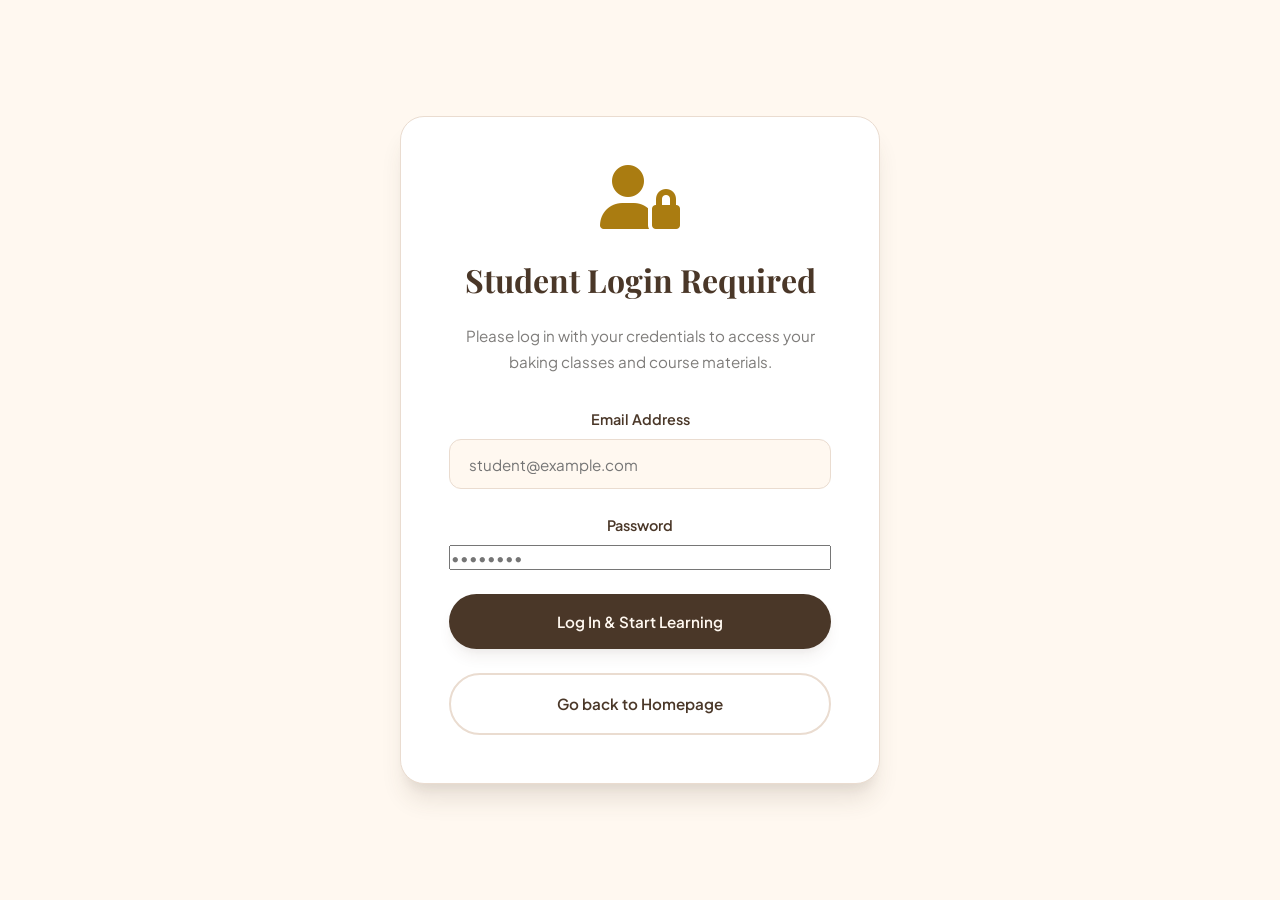
<file: classroom.html>
<!DOCTYPE html>
<html lang="en">
<head>
  <meta charset="UTF-8">
  <meta name="viewport" content="width=device-width, initial-scale=1.0">
  <title>Student Classroom | Ekta Bakers Academy</title>
  
  <!-- Google Fonts -->
  <link rel="preconnect" href="https://fonts.googleapis.com">
  <link rel="preconnect" href="https://fonts.gstatic.com" crossorigin>
  <link href="https://fonts.googleapis.com/css2?family=Playfair+Display:ital,wght@0,400..900;1,400..900&family=Plus+Jakarta+Sans:wght@300;400;500;600;700&display=swap" rel="stylesheet">
  
  <!-- FontAwesome Icons -->
  <link rel="stylesheet" href="https://cdnjs.cloudflare.com/ajax/libs/font-awesome/6.4.0/css/all.min.css">
  
  <!-- Custom Styling -->
  <link rel="stylesheet" href="style.css">
</head>
<body class="classroom-body">

  <!-- Lock Overlay (Displayed if not logged in or no courses) -->
  <div class="classroom-lock" id="classroom-lock">
    <div class="lock-card">
      <div id="lock-welcome-view">
        <i class="fa-solid fa-user-lock lock-icon"></i>
        <h2>Student Login Required</h2>
        <p>Please log in with your credentials to access your baking classes and course materials.</p>
        
        <form id="classroom-login-form" class="enrollment-form text-left" style="margin-bottom: 1.5rem;">
          <div class="form-group">
            <label for="class-email" class="text-left">Email Address</label>
            <input type="email" id="class-email" placeholder="student@example.com" required style="width:100%;">
          </div>
          <div class="form-group">
            <label for="class-pass" class="text-left">Password</label>
            <input type="password" id="class-pass" placeholder="••••••••" required style="width:100%;">
          </div>
          <div id="class-login-error" class="auth-error-msg" style="display: none; color: #D32F2F; font-size: 0.82rem; font-weight:600; margin-bottom: 0.5rem;"></div>
          <button type="submit" class="btn btn-primary btn-block">Log In & Start Learning</button>
        </form>

        <div class="lock-buttons">
          <a href="index.html" class="btn btn-secondary btn-block">Go back to Homepage</a>
        </div>
      </div>

      <div id="lock-denied-view" style="display: none;">
        <i class="fa-solid fa-circle-xmark lock-icon" style="color: #D32F2F;"></i>
        <h2>No Purchased Courses</h2>
        <p>Your account was found, but you have not enrolled in any courses yet.</p>
        <div class="lock-buttons" style="display: flex; flex-direction:column; gap:1rem;">
          <a href="index.html#courses" class="btn btn-primary btn-block">Browse Baking Classes</a>
          <button class="btn btn-secondary btn-block" id="btn-lock-logout">Log Out of Account</button>
        </div>
      </div>
    </div>
  </div>

  <!-- Classroom Dashboard -->
  <div class="classroom-container" id="classroom-dashboard" style="display: none;">
    <!-- Sidebar -->
    <aside class="classroom-sidebar">
      <div class="sidebar-brand">
        <a href="index.html" class="logo">
          <span class="logo-serif">Ekta</span>
          <span class="logo-sans">Bakers Academy</span>
        </a>
      </div>

      <div class="student-profile">
        <div class="profile-avatar">
          <i class="fa-solid fa-user-graduation"></i>
        </div>
        <div class="profile-info">
          <h4 id="student-display-name">Gurpreet Singh</h4>
          <span class="profile-badge">Student</span>
        </div>
      </div>

      <nav class="sidebar-nav">
        <span class="nav-section-title">Your Purchased Courses</span>
        <ul class="purchased-courses-list" id="courses-menu">
          <!-- Dynamically populated -->
        </ul>
      </nav>

      <div class="sidebar-footer">
        <a href="https://wa.me/917888901847?text=Hello%20Chef%20Ekta,%20I%20have%20a%20doubt%20regarding%20the%20baking%20class." target="_blank" class="btn btn-secondary btn-block btn-sm">
          <i class="fa-brands fa-whatsapp"></i> Ask Chef Ekta (Doubt Help)
        </a>
      </div>
    </aside>

    <!-- Main Content Area -->
    <main class="classroom-main">
      <!-- Top header bar -->
      <header class="classroom-header">
        <div class="header-welcome">
          <h1 id="active-course-title">Beginner to Pro Cake Masterclass</h1>
          <p>Welcome to your learning portal! Let's bake something delicious today.</p>
        </div>
        <div class="header-actions">
          <a href="index.html" class="back-home-link"><i class="fa-solid fa-arrow-left"></i> Back to Main Site</a>
        </div>
      </header>

      <!-- Grid layout for Player & Lesson list -->
      <div class="classroom-grid">
        <!-- Player Panel -->
        <div class="player-panel">
          <div class="video-container">
            <!-- Simulated Premium Video Player -->
            <div class="mock-player" id="mock-player">
              <img src="assets/hero_cake.png" alt="Video cover art" class="player-cover" id="player-cover">
              <div class="player-overlay">
                <i class="fa-solid fa-play play-trigger-btn" id="play-btn"></i>
                <span>Click to Play Lecture</span>
              </div>
              <iframe id="video-iframe" src="" style="display: none; border: none; width: 100%; height: 100%;" allow="autoplay; encrypted-media" allowfullscreen></iframe>
            </div>
          </div>
          
          <div class="video-details">
            <h2 id="active-lesson-title">Lesson 1: Introduction & Kitchen Prep</h2>
            <p id="active-lesson-desc">In this video, Chef Ekta Mehra explains the essential kitchen setup, basic tools, measurements, and baking pre-requisites to start your baking journey.</p>
          </div>
        </div>

        <!-- Lessons & Resources Sidebar Panel -->
        <div class="lessons-panel">
          <div class="panel-tab-header">
            <button class="tab-btn active" id="btn-lessons">Lessons</button>
            <button class="tab-btn" id="btn-resources">PDF Downloads</button>
          </div>

          <!-- Lessons List -->
          <div class="tab-content" id="tab-lessons-content">
            <ul class="lessons-list" id="lessons-list-container">
              <!-- Dynamically populated based on active course -->
            </ul>
          </div>

          <!-- Resources Downloads -->
          <div class="tab-content" id="tab-resources-content" style="display: none;">
            <div class="resources-wrapper">
              <p class="resources-intro">Download your reference cookbooks, worksheets, and syllabus PDFs below.</p>
              <div class="resource-card-item">
                <div class="res-icon"><i class="fa-solid fa-file-pdf"></i></div>
                <div class="res-info">
                  <h4>Sponge Baking Recipes & Methods</h4>
                  <span>PDF eBook (14.2 MB)</span>
                </div>
                <a href="#" class="res-download-btn"><i class="fa-solid fa-download"></i></a>
              </div>
              <div class="resource-card-item">
                <div class="res-icon"><i class="fa-solid fa-file-pdf"></i></div>
                <div class="res-info">
                  <h4>Sharp Edge Frosting Secret Guides</h4>
                  <span>PDF Manual (8.5 MB)</span>
                </div>
                <a href="#" class="res-download-btn"><i class="fa-solid fa-download"></i></a>
              </div>
              <div class="resource-card-item">
                <div class="res-icon"><i class="fa-solid fa-file-pdf"></i></div>
                <div class="res-info">
                  <h4>Equipment & Ingredient Sourcing List</h4>
                  <span>PDF Document (2.1 MB)</span>
                </div>
                <a href="#" class="res-download-btn"><i class="fa-solid fa-download"></i></a>
              </div>
            </div>
          </div>
        </div>
      </div>
    </main>
  </div>

  <!-- Internal Script for Portal Logic -->
    <!-- Internal Script for Portal Logic -->
  <script>
    document.addEventListener('DOMContentLoaded', () => {
      // Course Data
      const coursesData = {
        "cake-masterclass": {
          title: "Beginner to Pro Cake Masterclass",
          cover: "assets/hero_cake.png",
          lessons: [
            {
              title: "Lesson 1: Introduction & Baking Tools Setup",
              desc: "In this lesson, Chef Ekta Mehra guides you through the basic equipment, measuring rules, and prepping the cake tins correctly.",
              video: "https://www.youtube.com/embed/dQw4w9WgXcQ?autoplay=1"
            },
            {
              title: "Lesson 2: Baking the Flawless Vanilla Sponge",
              desc: "Learn to bake a moist, tall vanilla sponge cake. Learn batter consistency, baking temperature secrets, and cooling down rules.",
              video: "https://www.youtube.com/embed/dQw4w9WgXcQ?autoplay=1"
            },
            {
              title: "Lesson 3: Whipped Cream Layering & Torting",
              desc: "Chef Ekta demonstrates how to cut the sponge into clean layers, soak it correctly, and fill it with smooth whipped cream.",
              video: "https://www.youtube.com/embed/dQw4w9WgXcQ?autoplay=1"
            },
            {
              title: "Lesson 4: Frosting Sharp Edges & Pipe Decorating",
              desc: "Master the scraper technique to get sharp bakery-style edges and pipes, including borders, stars, and rose swirls.",
              video: "https://www.youtube.com/embed/dQw4w9WgXcQ?autoplay=1"
            }
          ]
        },
        "cupcakes-brownies": {
          title: "Artisanal Cupcakes & Brownies Workshop",
          cover: "assets/cupcakes.png",
          lessons: [
            {
              title: "Lesson 1: The Ultimate Fudgy Chocolate Brownie",
              desc: "Learn to make decadent, dense, chocolatey brownies with that perfect shiny crinkle top. We will cover classic and walnut variations.",
              video: "https://www.youtube.com/embed/dQw4w9WgXcQ?autoplay=1"
            },
            {
              title: "Lesson 2: Fluffy Red Velvet & Chocolate Cupcakes",
              desc: "Bake soft, airy cupcakes that rise beautifully. Covers batter aeration and oven management.",
              video: "https://www.youtube.com/embed/dQw4w9WgXcQ?autoplay=1"
            },
            {
              title: "Lesson 3: Premium Piping & Cream Cheese Frostings",
              desc: "Master cream cheese frosting and rich chocolate ganache piping techniques with stars, closed star, and round nozzles.",
              video: "https://www.youtube.com/embed/dQw4w9WgXcQ?autoplay=1"
            }
          ]
        },
        "festive-hampers": {
          title: "Festive Hampers & Teatime Treats",
          cover: "assets/dessert_box.png",
          lessons: [
            {
              title: "Lesson 1: Commercial Baking: Tea Cakes & Loaves",
              desc: "Bake premium teatime dry cakes like Marble Cake, Lemon Loaf, and Butter Cookies with extended shelf life.",
              video: "https://www.youtube.com/embed/dQw4w9WgXcQ?autoplay=1"
            },
            {
              title: "Lesson 2: Elegant Macarons & Piping Shells",
              desc: "A step-by-step master guide to baking macarons without cracking. Learn fold ratios, piping shells, and double baking.",
              video: "https://www.youtube.com/embed/dQw4w9WgXcQ?autoplay=1"
            },
            {
              title: "Lesson 3: Commercial Gift Packaging & Pricing",
              desc: "Chef Ekta guides you on how to pack, label, price, and sell your sweet hampers during diwali, wedding, and festive seasons.",
              video: "https://www.youtube.com/embed/dQw4w9WgXcQ?autoplay=1"
            }
          ]
        }
      };

      let activeUser = null;

      // Function to check login session
      function checkAuth() {
        const userSession = localStorage.getItem('activeStudent');
        if (userSession) {
          activeUser = JSON.parse(userSession);
          // Check if user has purchased any courses
          if (activeUser.purchasedCourses && activeUser.purchasedCourses.length > 0) {
            // Unlock
            document.getElementById('classroom-lock').style.display = 'none';
            document.getElementById('classroom-dashboard').style.display = 'flex';
            document.getElementById('student-display-name').textContent = activeUser.name;
            
            // Choose active course (fallback to first purchased)
            const activeCourseKey = localStorage.getItem('courseKey') || activeUser.purchasedCourses[0];
            loadCourse(activeCourseKey);
            renderCoursesMenu(activeCourseKey);
          } else {
            // Logged in but no courses
            document.getElementById('classroom-lock').style.display = 'flex';
            document.getElementById('lock-welcome-view').style.display = 'none';
            document.getElementById('lock-denied-view').style.display = 'block';
            document.getElementById('classroom-dashboard').style.display = 'none';
          }
        } else {
          // Not logged in
          document.getElementById('classroom-lock').style.display = 'flex';
          document.getElementById('lock-welcome-view').style.display = 'block';
          document.getElementById('lock-denied-view').style.display = 'none';
          document.getElementById('classroom-dashboard').style.display = 'none';
        }
      }

      // Handle Class Login Form submit
      const loginForm = document.getElementById('classroom-login-form');
      loginForm.addEventListener('submit', (e) => {
        e.preventDefault();
        const email = document.getElementById('class-email').value.trim().toLowerCase();
        const password = document.getElementById('class-pass').value;
        const errorEl = document.getElementById('class-login-error');

        const usersList = JSON.parse(localStorage.getItem('studentsList') || '{}');
        const user = usersList[email];

        if (user && user.password === password) {
          errorEl.style.display = 'none';
          // Save active session
          localStorage.setItem('activeStudent', JSON.stringify(user));
          checkAuth();
        } else {
          errorEl.textContent = "Invalid email address or password!";
          errorEl.style.display = 'block';
        }
      });

      // Handle Lock Logout button
      document.getElementById('btn-lock-logout').addEventListener('click', () => {
        localStorage.removeItem('activeStudent');
        checkAuth();
      });

      // Render purchased courses menu in sidebar
      function renderCoursesMenu(activeKey) {
        const menu = document.getElementById('courses-menu');
        menu.innerHTML = '';
        
        Object.keys(coursesData).forEach(key => {
          const course = coursesData[key];
          const li = document.createElement('li');
          const hasAccess = activeUser && activeUser.purchasedCourses.includes(key);

          const a = document.createElement('a');
          a.href = '#';
          a.className = `course-menu-item ${key === activeKey ? 'active' : ''} ${!hasAccess ? 'locked-menu-item' : ''}`;
          
          let icon = 'fa-cake-candles';
          if (key === 'cupcakes-brownies') icon = 'fa-cookie-bite';
          if (key === 'festive-hampers') icon = 'fa-gift';

          if (hasAccess) {
            a.innerHTML = `<i class="fa-solid ${icon}"></i> <span>${course.title}</span>`;
            a.addEventListener('click', (e) => {
              e.preventDefault();
              localStorage.setItem('courseKey', key);
              // Set active menu highlight
              document.querySelectorAll('.course-menu-item').forEach(el => el.classList.remove('active'));
              a.classList.add('active');
              loadCourse(key);
            });
          } else {
            a.innerHTML = `<i class="fa-solid fa-lock" style="color: #7E7C7A;"></i> <span style="text-decoration: line-through; opacity: 0.5;">${course.title}</span> <span class="badge-locked">Buy</span>`;
            a.addEventListener('click', (e) => {
              e.preventDefault();
              alert("You haven't purchased this course yet. Please visit the homepage to enroll!");
            });
          }

          li.appendChild(a);
          menu.appendChild(li);
        });
      }

      // Load active course contents
      function loadCourse(courseKey) {
        const course = coursesData[courseKey] || coursesData["cake-masterclass"];
        document.getElementById('active-course-title').textContent = course.title;
        document.getElementById('player-cover').src = course.cover;
        
        // Reset player iframe
        const iframe = document.getElementById('video-iframe');
        iframe.style.display = 'none';
        iframe.src = '';
        document.getElementById('mock-player').querySelector('.player-overlay').style.display = 'flex';

        // Load Lessons List
        const listContainer = document.getElementById('lessons-list-container');
        listContainer.innerHTML = '';

        course.lessons.forEach((lesson, index) => {
          const li = document.createElement('li');
          li.className = `lesson-item ${index === 0 ? 'active' : ''}`;
          li.innerHTML = `
            <div class="lesson-num">${index + 1}</div>
            <div class="lesson-info">
              <h4>${lesson.title}</h4>
              <span>Play Video Lesson</span>
            </div>
            <i class="fa-solid fa-circle-play play-icon"></i>
          `;

          li.addEventListener('click', () => {
            // Update active lesson list style
            document.querySelectorAll('.lesson-item').forEach(item => item.classList.remove('active'));
            li.classList.add('active');

            // Load Lesson to Player
            document.getElementById('active-lesson-title').textContent = lesson.title;
            document.getElementById('active-lesson-desc').textContent = lesson.desc;

            // Load Video in Iframe
            iframe.src = lesson.video;
            iframe.style.display = 'block';
            document.getElementById('mock-player').querySelector('.player-overlay').style.display = 'none';
          });

          listContainer.appendChild(li);
        });

        // Set initial details for Lesson 1
        const firstLesson = course.lessons[0];
        document.getElementById('active-lesson-title').textContent = firstLesson.title;
        document.getElementById('active-lesson-desc').textContent = firstLesson.desc;

        // Play Button Trigger on Cover
        const playBtn = document.getElementById('play-btn');
        playBtn.onclick = () => {
          iframe.src = firstLesson.video;
          iframe.style.display = 'block';
          document.getElementById('mock-player').querySelector('.player-overlay').style.display = 'none';
        };
      }

      // Tabs Logic (Lessons vs Resources)
      const btnLessons = document.getElementById('btn-lessons');
      const btnResources = document.getElementById('btn-resources');
      const tabLessons = document.getElementById('tab-lessons-content');
      const tabResources = document.getElementById('tab-resources-content');

      btnLessons.addEventListener('click', () => {
        btnLessons.classList.add('active');
        btnResources.classList.remove('active');
        tabLessons.style.display = 'block';
        tabResources.style.display = 'none';
      });

      btnResources.addEventListener('click', () => {
        btnResources.classList.add('active');
        btnLessons.classList.remove('active');
        tabLessons.style.display = 'none';
        tabResources.style.display = 'block';
      });

      // Initial Auth Check
      checkAuth();
    });
  </script>
</body>
</html>
</file>
<file: style.css>
/* ==========================================================================
   Ekta Bakers - Main Stylesheet
   Theme: Warm, Luxurious, Minimal, Elegant, Premium, Trustworthy
   Colors: Cream (#FFF8F0), Beige (#F7EBE1), Soft Brown (#4A3728), 
           Espresso (#2B1E16), Light Gold (#D4AF37), White (#FFFFFF)
   ========================================================================== */

/* Google Fonts Imports are handled in HTML */

/* CSS Variables for Premium Design System */
:root {
  --color-cream: #FFF8F0;
  --color-beige-light: #FDF6EE;
  --color-beige: #F7EBE1;
  --color-beige-dark: #EADCD0;
  --color-brown-light: #8C6A5C;
  --color-brown: #4A3728;
  --color-espresso: #2B1E16;
  --color-gold: #D4AF37;
  --color-gold-light: #F3E5AB;
  --color-gold-dark: #AA7C11;
  --color-white: #FFFFFF;
  --color-gray: #7E7C7A;
  
  --font-headings: 'Playfair Display', Georgia, serif;
  --font-body: 'Plus Jakarta Sans', -apple-system, BlinkMacSystemFont, "Segoe UI", Roboto, sans-serif;
  
  --shadow-sm: 0 4px 6px -1px rgba(74, 55, 40, 0.05);
  --shadow-md: 0 10px 15px -3px rgba(74, 55, 40, 0.08), 0 4px 6px -2px rgba(74, 55, 40, 0.04);
  --shadow-lg: 0 20px 25px -5px rgba(74, 55, 40, 0.12), 0 10px 10px -5px rgba(74, 55, 40, 0.06);
  --shadow-gold: 0 10px 20px -5px rgba(212, 175, 55, 0.3);
  
  --transition-fast: 0.2s ease;
  --transition-normal: 0.4s cubic-bezier(0.16, 1, 0.3, 1);
  --transition-slow: 0.6s cubic-bezier(0.16, 1, 0.3, 1);
  
  --container-width: 1200px;
}

/* ==========================================================================
   Reset & Base Styles
   ========================================================================== */
*, *::before, *::after {
  box-sizing: border-box;
  margin: 0;
  padding: 0;
}

html {
  scroll-behavior: smooth;
  font-size: 16px;
  -webkit-font-smoothing: antialiased;
}

body {
  font-family: var(--font-body);
  background-color: var(--color-beige-light);
  color: var(--color-espresso);
  line-height: 1.7;
  overflow-x: hidden;
  /* Luxurious hand-drawn watercolor repeating background pattern */
  background-image: url('assets/bakery_bg.png');
  background-repeat: repeat;
  background-size: 350px 350px; /* Detailed tile scaling */
  background-attachment: fixed; /* Parallax effect on desktop */
}

img {
  max-width: 100%;
  height: auto;
  display: block;
}

a {
  color: inherit;
  text-decoration: none;
  transition: var(--transition-fast);
}

ul {
  list-style: none;
}

input, select, textarea, button {
  font-family: inherit;
  font-size: inherit;
  color: inherit;
  outline: none;
}

/* ==========================================================================
   Layout Containers & Utilities
   ========================================================================== */
.container {
  max-width: var(--container-width);
  margin: 0 auto;
  padding: 0 1.5rem;
}

.section-padding {
  padding: 7rem 0;
}

.bg-warm {
  background-color: var(--color-beige-light);
}

.text-center {
  text-align: center;
}

.text-accent {
  color: var(--color-gold-dark);
  font-family: var(--font-headings);
  font-style: italic;
}

.text-gold {
  color: var(--color-gold);
}

.italic {
  font-style: italic;
}

/* Section Headers */
.section-header {
  max-width: 650px;
  margin: 0 auto 4rem auto;
}

.section-subtitle {
  display: inline-block;
  font-size: 0.9rem;
  text-transform: uppercase;
  letter-spacing: 0.15em;
  color: var(--color-brown-light);
  font-weight: 600;
  margin-bottom: 0.75rem;
  position: relative;
}

.section-subtitle::after {
  content: "";
  display: block;
  width: 30px;
  height: 2px;
  background-color: var(--color-gold);
  margin: 0.5rem auto 0 auto;
}

.section-title {
  font-family: var(--font-headings);
  font-size: 2.5rem;
  font-weight: 700;
  line-height: 1.25;
  color: var(--color-brown);
  margin-bottom: 1.25rem;
}

.section-desc {
  font-size: 1.1rem;
  color: var(--color-gray);
  font-weight: 300;
}

/* Button UI Components */
.btn {
  display: inline-flex;
  align-items: center;
  justify-content: center;
  gap: 0.75rem;
  padding: 1rem 2rem;
  border-radius: 50px;
  font-weight: 600;
  font-size: 0.95rem;
  cursor: pointer;
  transition: all var(--transition-normal);
  border: 2px solid transparent;
}

.btn-primary {
  background-color: var(--color-brown);
  color: var(--color-cream);
  box-shadow: var(--shadow-md);
}

.btn-primary:hover {
  background-color: var(--color-gold-dark);
  border-color: var(--color-gold-dark);
  transform: translateY(-3px);
  box-shadow: var(--shadow-gold);
}

.btn-secondary {
  background-color: transparent;
  color: var(--color-brown);
  border-color: var(--color-beige-dark);
}

.btn-secondary:hover {
  background-color: var(--color-beige);
  transform: translateY(-3px);
}

.btn-block {
  display: flex;
  width: 100%;
}

.btn-nav {
  padding: 0.65rem 1.25rem;
  font-size: 0.85rem;
}

/* ==========================================================================
   Header & Sticky Navigation
   ========================================================================== */
.main-header {
  position: fixed;
  top: 0;
  left: 0;
  width: 100%;
  z-index: 1000;
  background-color: rgba(255, 248, 240, 0.85);
  backdrop-filter: blur(15px);
  -webkit-backdrop-filter: blur(15px);
  border-bottom: 1px solid rgba(234, 220, 208, 0.4);
  transition: all var(--transition-normal);
}

.main-header.scrolled {
  padding: 0.6rem 0;
  background-color: rgba(255, 248, 240, 0.95);
  box-shadow: var(--shadow-sm);
}

.nav-container {
  display: flex;
  align-items: center;
  justify-content: space-between;
  height: 80px;
  transition: height var(--transition-normal);
}

.main-header.scrolled .nav-container {
  height: 65px;
}

.logo {
  display: flex;
  flex-direction: column;
  line-height: 1;
}

.logo-serif {
  font-family: var(--font-headings);
  font-size: 1.8rem;
  font-weight: 800;
  color: var(--color-brown);
  letter-spacing: -0.02em;
}

.logo-sans {
  font-family: var(--font-body);
  font-size: 0.65rem;
  text-transform: uppercase;
  letter-spacing: 0.4em;
  color: var(--color-brown-light);
  margin-top: 0.1rem;
  padding-left: 0.15rem;
}

.nav-list {
  display: flex;
  align-items: center;
  gap: 2.25rem;
}

.nav-link {
  font-size: 0.9rem;
  font-weight: 500;
  color: var(--color-espresso);
  position: relative;
  padding: 0.25rem 0;
}

.nav-link::after {
  content: "";
  position: absolute;
  bottom: 0;
  left: 0;
  width: 0;
  height: 2px;
  background-color: var(--color-gold);
  transition: width var(--transition-fast);
}

.nav-link:hover, .nav-link.active {
  color: var(--color-gold-dark);
}

.nav-link:hover::after, .nav-link.active::after {
  width: 100%;
}

.nav-actions {
  display: flex;
  align-items: center;
  gap: 1.25rem;
}

.hamburger-menu {
  display: none;
  background: none;
  border: none;
  cursor: pointer;
  flex-direction: column;
  gap: 6px;
  width: 30px;
  padding: 5px;
  z-index: 1001;
}

.hamburger-menu .bar {
  display: block;
  width: 100%;
  height: 2px;
  background-color: var(--color-brown);
  border-radius: 4px;
  transition: all var(--transition-fast);
}

/* ==========================================================================
   Hero Section
   ========================================================================== */
.hero-section {
  padding: 10rem 0 7rem 0;
  position: relative;
  background-image: radial-gradient(circle at 10% 20%, rgba(247, 235, 225, 0.4) 0%, transparent 40%);
}

.hero-container {
  display: grid;
  grid-template-columns: 1.1fr 0.9fr;
  align-items: center;
  gap: 4rem;
}

.hero-badge {
  display: inline-block;
  padding: 0.5rem 1.25rem;
  border-radius: 30px;
  background-color: var(--color-beige);
  color: var(--color-brown);
  font-size: 0.85rem;
  font-weight: 600;
  letter-spacing: 0.05em;
  margin-bottom: 1.5rem;
  border: 1px solid rgba(74, 55, 40, 0.15);
}

.hero-headline {
  font-family: var(--font-headings);
  font-size: 3.8rem;
  font-weight: 800;
  line-height: 1.15;
  color: var(--color-brown);
  margin-bottom: 1.5rem;
  letter-spacing: -0.01em;
}

.hero-subheading {
  font-size: 1.15rem;
  color: var(--color-gray);
  margin-bottom: 2.5rem;
  font-weight: 300;
  max-width: 580px;
}

.hero-buttons {
  display: flex;
  align-items: center;
  gap: 1.5rem;
}

/* Hero Image & Floating Cards */
.hero-image-wrapper {
  position: relative;
  display: flex;
  justify-content: center;
  align-items: center;
}

.hero-circle-bg {
  position: absolute;
  width: 90%;
  height: 90%;
  border-radius: 50%;
  background: radial-gradient(circle, var(--color-beige) 0%, transparent 70%);
  z-index: 0;
  animation: floatCircle 20s infinite linear;
}

.hero-image {
  position: relative;
  z-index: 1;
  border-radius: 20px;
  box-shadow: var(--shadow-lg);
  max-height: 520px;
  object-fit: cover;
  animation: floatImage 6s ease-in-out infinite;
}

.hero-floating-card {
  position: absolute;
  z-index: 2;
  background-color: rgba(255, 255, 255, 0.9);
  backdrop-filter: blur(10px);
  -webkit-backdrop-filter: blur(10px);
  padding: 1rem 1.5rem;
  border-radius: 16px;
  box-shadow: var(--shadow-md);
  display: flex;
  align-items: center;
  gap: 1rem;
  border: 1px solid rgba(234, 220, 208, 0.5);
  animation: floatWidget 5s ease-in-out infinite;
}

.hero-floating-card i {
  font-size: 1.5rem;
}

.hero-floating-card h4 {
  font-family: var(--font-headings);
  font-size: 0.95rem;
  color: var(--color-brown);
  font-weight: 700;
}

.hero-floating-card p {
  font-size: 0.75rem;
  color: var(--color-gray);
}

.floating-card-1 {
  top: 15%;
  left: -10%;
  animation-delay: 0s;
}

.floating-card-2 {
  bottom: 12%;
  right: -5%;
  animation-delay: 2.5s;
}

/* Animations */
@keyframes floatCircle {
  0% { transform: rotate(0deg); }
  100% { transform: rotate(360deg); }
}

@keyframes floatImage {
  0%, 100% { transform: translateY(0); }
  50% { transform: translateY(-10px); }
}

@keyframes floatWidget {
  0%, 100% { transform: translateY(0); }
  50% { transform: translateY(-7px); }
}

/* ==========================================================================
   About Us Section
   ========================================================================== */
.about-container {
  display: grid;
  grid-template-columns: 0.95fr 1.05fr;
  align-items: center;
  gap: 5rem;
}

.about-images {
  position: relative;
}

.about-img-large {
  border-radius: 20px;
  overflow: hidden;
  box-shadow: var(--shadow-lg);
  border: 8px solid var(--color-white);
}

.about-img-large img {
  width: 100%;
  height: 480px;
  object-fit: cover;
  transition: transform var(--transition-slow);
}

.about-images:hover .about-img-large img {
  transform: scale(1.05);
}

.about-experience-badge {
  position: absolute;
  bottom: -30px;
  right: -20px;
  background-color: var(--color-brown);
  color: var(--color-cream);
  padding: 1.5rem 2rem;
  border-radius: 20px;
  box-shadow: var(--shadow-lg);
  text-align: center;
  border: 1px solid var(--color-gold);
  z-index: 3;
}

.badge-years {
  display: block;
  font-family: var(--font-headings);
  font-size: 2.8rem;
  font-weight: 800;
  line-height: 1;
  color: var(--color-gold);
  margin-bottom: 0.2rem;
}

.badge-text {
  font-size: 0.75rem;
  font-weight: 600;
  text-transform: uppercase;
  letter-spacing: 0.1em;
}

.about-content {
  padding-left: 1rem;
}

.about-text {
  font-size: 1.05rem;
  color: var(--color-gray);
  margin-bottom: 1.5rem;
}

.about-stats-grid {
  display: grid;
  grid-template-columns: repeat(3, 1fr);
  gap: 1.5rem;
  margin-top: 3rem;
  border-top: 1px solid var(--color-beige-dark);
  padding-top: 2rem;
}

.stat-item {
  text-align: left;
}

.stat-icon {
  font-size: 1.5rem;
  color: var(--color-gold-dark);
  margin-bottom: 0.5rem;
}

.stat-number {
  font-family: var(--font-headings);
  font-size: 1.8rem;
  font-weight: 700;
  color: var(--color-brown);
  line-height: 1.2;
}

.stat-label {
  font-size: 0.8rem;
  color: var(--color-gray);
  font-weight: 500;
}

/* ==========================================================================
   Featured Categories Section
   ========================================================================== */
.categories-grid {
  display: grid;
  grid-template-columns: repeat(auto-fit, minmax(300px, 1fr));
  gap: 2rem;
  margin-bottom: 4rem;
}

.category-card {
  background-color: var(--color-white);
  border-radius: 20px;
  overflow: hidden;
  box-shadow: var(--shadow-sm);
  transition: all var(--transition-normal);
  border: 1px solid rgba(234, 220, 208, 0.3);
}

.category-card:hover {
  transform: translateY(-8px);
  box-shadow: var(--shadow-lg);
  border-color: rgba(212, 175, 55, 0.4);
}

.category-img-wrapper {
  height: 240px;
  overflow: hidden;
  position: relative;
}

.category-img-wrapper img {
  width: 100%;
  height: 100%;
  object-fit: cover;
  transition: transform var(--transition-slow);
}

.category-card:hover .category-img-wrapper img {
  transform: scale(1.08);
}

.category-info {
  padding: 2rem;
}

.category-info h3 {
  font-family: var(--font-headings);
  font-size: 1.4rem;
  color: var(--color-brown);
  font-weight: 700;
  margin-bottom: 0.75rem;
}

.category-info p {
  color: var(--color-gray);
  font-size: 0.95rem;
  margin-bottom: 1.5rem;
  font-weight: 300;
}

.category-link {
  font-size: 0.9rem;
  font-weight: 600;
  color: var(--color-brown-light);
  display: inline-flex;
  align-items: center;
  gap: 0.5rem;
}

.category-link i {
  transition: transform var(--transition-fast);
}

.category-card:hover .category-link {
  color: var(--color-gold-dark);
}

.category-card:hover .category-link i {
  transform: translateX(5px);
}

/* Full tags list */
.all-categories-tags {
  display: flex;
  flex-wrap: wrap;
  align-items: center;
  justify-content: center;
  gap: 0.75rem;
  max-width: 800px;
  margin: 0 auto;
  padding-top: 1rem;
}

.tag-title {
  font-size: 0.9rem;
  font-weight: 700;
  color: var(--color-brown);
  margin-right: 0.5rem;
}

.category-tag {
  background-color: var(--color-beige);
  color: var(--color-brown);
  padding: 0.4rem 1.1rem;
  border-radius: 30px;
  font-size: 0.85rem;
  font-weight: 500;
  border: 1px solid rgba(74, 55, 40, 0.1);
}

/* ==========================================================================
   Why Choose Us Section
   ========================================================================== */
.why-us-container {
  display: grid;
  grid-template-columns: 1.1fr 0.9fr;
  gap: 5rem;
  align-items: center;
}

.why-us-grid {
  display: grid;
  grid-template-columns: repeat(2, 1fr);
  gap: 2rem;
  margin-top: 3rem;
}

.why-us-item {
  display: flex;
  gap: 1.25rem;
}

.why-us-icon-wrapper {
  flex-shrink: 0;
  width: 48px;
  height: 48px;
  border-radius: 12px;
  background-color: var(--color-beige);
  color: var(--color-gold-dark);
  display: flex;
  align-items: center;
  justify-content: center;
  font-size: 1.3rem;
  border: 1px solid rgba(212, 175, 55, 0.2);
}

.why-us-item h3 {
  font-family: var(--font-headings);
  font-size: 1.15rem;
  color: var(--color-brown);
  font-weight: 700;
  margin-bottom: 0.5rem;
}

.why-us-item p {
  font-size: 0.85rem;
  color: var(--color-gray);
  line-height: 1.6;
}

.why-us-image {
  position: relative;
}

.why-us-image img {
  border-radius: 20px;
  box-shadow: var(--shadow-lg);
  border: 8px solid var(--color-white);
  height: 460px;
  width: 100%;
  object-fit: cover;
}

.why-badge {
  position: absolute;
  top: -25px;
  left: -25px;
  background-color: var(--color-gold);
  color: var(--color-espresso);
  padding: 1.25rem;
  border-radius: 50%;
  width: 110px;
  height: 110px;
  display: flex;
  flex-direction: column;
  justify-content: center;
  align-items: center;
  text-align: center;
  box-shadow: var(--shadow-lg);
  border: 2px solid var(--color-white);
}

.why-badge i {
  font-size: 1.4rem;
  margin-bottom: 0.25rem;
  color: var(--color-white);
}

.why-badge h4 {
  font-size: 0.65rem;
  font-weight: 800;
  text-transform: uppercase;
  line-height: 1.2;
}

/* ==========================================================================
   Custom Cake Builder Form
   ========================================================================== */
.custom-order-container {
  display: grid;
  grid-template-columns: 0.85fr 1.15fr;
  gap: 5rem;
  align-items: flex-start;
}

/* Interactive Preview Box */
.interactive-preview-card {
  background-color: var(--color-white);
  border-radius: 24px;
  padding: 2.5rem;
  box-shadow: var(--shadow-lg);
  border: 1px solid rgba(212, 175, 55, 0.25);
  position: sticky;
  top: 110px;
}

.interactive-preview-card h3 {
  font-family: var(--font-headings);
  font-size: 1.6rem;
  color: var(--color-brown);
  margin-bottom: 1.75rem;
  padding-bottom: 1rem;
  border-bottom: 1px solid var(--color-beige);
  position: relative;
}

.interactive-preview-card h3::after {
  content: "";
  display: block;
  width: 40px;
  height: 3px;
  background-color: var(--color-gold);
  position: absolute;
  bottom: -2px;
  left: 0;
}

.preview-details {
  display: flex;
  flex-direction: column;
  gap: 1.25rem;
  margin-bottom: 2rem;
}

.preview-line {
  display: flex;
  justify-content: space-between;
  align-items: center;
  padding-bottom: 0.75rem;
  border-bottom: 1px dashed rgba(74, 55, 40, 0.1);
}

.preview-line:last-child {
  border-bottom: none;
}

.preview-label {
  font-size: 0.85rem;
  text-transform: uppercase;
  letter-spacing: 0.05em;
  color: var(--color-brown-light);
  font-weight: 600;
}

.preview-val {
  font-weight: 600;
  color: var(--color-espresso);
  font-size: 1.05rem;
}

.preview-quote-box {
  background-color: var(--color-cream);
  padding: 1.25rem;
  border-radius: 12px;
  border-left: 4px solid var(--color-gold);
}

.preview-quote-box p {
  font-size: 0.85rem;
  color: var(--color-gray);
  line-height: 1.5;
}

/* Form Design */
.custom-order-form-wrapper {
  background-color: var(--color-white);
  padding: 3rem;
  border-radius: 24px;
  box-shadow: var(--shadow-md);
  border: 1px solid rgba(234, 220, 208, 0.4);
}

.custom-cake-form {
  display: flex;
  flex-direction: column;
  gap: 1.75rem;
}

.form-row {
  display: grid;
  grid-template-columns: repeat(2, 1fr);
  gap: 1.5rem;
}

.form-group {
  display: flex;
  flex-direction: column;
  gap: 0.5rem;
}

.form-group label {
  font-size: 0.9rem;
  font-weight: 600;
  color: var(--color-brown);
}

.form-group input[type="text"],
.form-group input[type="date"],
.form-group input[type="email"],
.form-group input[type="tel"],
.form-group select,
.form-group textarea {
  padding: 0.9rem 1.2rem;
  border-radius: 12px;
  border: 1.5px solid var(--color-beige-dark);
  background-color: var(--color-cream);
  color: var(--color-espresso);
  transition: all var(--transition-fast);
  font-size: 0.95rem;
}

.form-group input:focus,
.form-group select:focus,
.form-group textarea:focus {
  border-color: var(--color-gold);
  background-color: var(--color-white);
  box-shadow: 0 0 0 4px rgba(212, 175, 55, 0.15);
}

.radio-group {
  display: flex;
  gap: 1.5rem;
  padding: 0.8rem 0;
}

.radio-label {
  display: flex;
  align-items: center;
  gap: 0.5rem;
  cursor: pointer;
  font-weight: 500;
  font-size: 0.95rem;
}

.radio-label input[type="radio"] {
  accent-color: var(--color-gold-dark);
  width: 18px;
  height: 18px;
}

/* ==========================================================================
   Masonry Gallery Section
   ========================================================================== */
.gallery-filters {
  display: flex;
  justify-content: center;
  gap: 1rem;
  margin-bottom: 3.5rem;
  flex-wrap: wrap;
}

.filter-btn {
  background: var(--color-white);
  border: 1px solid var(--color-beige-dark);
  color: var(--color-espresso);
  padding: 0.6rem 1.5rem;
  border-radius: 30px;
  cursor: pointer;
  font-weight: 600;
  font-size: 0.9rem;
  transition: all var(--transition-fast);
}

.filter-btn:hover, .filter-btn.active {
  background-color: var(--color-brown);
  border-color: var(--color-brown);
  color: var(--color-cream);
  box-shadow: var(--shadow-sm);
}

.gallery-grid {
  column-count: 3;
  column-gap: 1.5rem;
  width: 100%;
}

.gallery-item {
  break-inside: avoid;
  margin-bottom: 1.5rem;
  border-radius: 16px;
  overflow: hidden;
  position: relative;
  cursor: pointer;
  box-shadow: var(--shadow-sm);
  border: 1px solid rgba(234, 220, 208, 0.3);
  transition: transform var(--transition-normal), box-shadow var(--transition-normal);
}

.gallery-item img {
  width: 100%;
  height: auto;
  display: block;
  transition: transform var(--transition-slow);
}

.gallery-item:hover {
  transform: translateY(-5px);
  box-shadow: var(--shadow-lg);
}

.gallery-item:hover img {
  transform: scale(1.05);
}

/* Hover Overlay */
.gallery-hover-overlay {
  position: absolute;
  top: 0;
  left: 0;
  width: 100%;
  height: 100%;
  background: linear-gradient(to top, rgba(43, 30, 22, 0.85) 0%, rgba(43, 30, 22, 0.2) 70%, transparent 100%);
  opacity: 0;
  transition: opacity var(--transition-normal);
  display: flex;
  align-items: flex-end;
  padding: 2rem;
  z-index: 2;
}

.gallery-item:hover .gallery-hover-overlay {
  opacity: 1;
}

.gallery-hover-content {
  color: var(--color-white);
  transform: translateY(20px);
  transition: transform var(--transition-normal);
}

.gallery-item:hover .gallery-hover-content {
  transform: translateY(0);
}

.item-cat {
  display: block;
  font-size: 0.75rem;
  text-transform: uppercase;
  letter-spacing: 0.1em;
  color: var(--color-gold);
  margin-bottom: 0.4rem;
  font-weight: 600;
}

.gallery-hover-content h3 {
  font-family: var(--font-headings);
  font-size: 1.3rem;
  font-weight: 600;
  margin-bottom: 0.5rem;
}

.zoom-icon {
  display: flex;
  align-items: center;
  gap: 0.4rem;
  font-size: 0.8rem;
  opacity: 0.8;
}

/* ==========================================================================
   Lightbox Modal
   ========================================================================== */
.lightbox-modal {
  position: fixed;
  top: 0;
  left: 0;
  width: 100%;
  height: 100%;
  background-color: rgba(43, 30, 22, 0.95);
  z-index: 2000;
  display: none; /* Controlled by JS */
  justify-content: center;
  align-items: center;
  padding: 2rem;
  backdrop-filter: blur(10px);
}

.lightbox-modal.active {
  display: flex;
}

.lightbox-content {
  position: relative;
  max-width: 800px;
  width: 100%;
  display: flex;
  flex-direction: column;
  align-items: center;
}

.lightbox-content img {
  max-height: 80vh;
  max-width: 100%;
  border-radius: 12px;
  box-shadow: var(--shadow-lg);
  border: 4px solid var(--color-white);
  object-fit: contain;
}

.lightbox-caption {
  color: var(--color-white);
  font-family: var(--font-headings);
  font-size: 1.25rem;
  margin-top: 1.25rem;
  text-align: center;
  font-weight: 600;
}

.lightbox-close {
  position: absolute;
  top: 2rem;
  right: 2rem;
  background: none;
  border: none;
  color: var(--color-white);
  font-size: 3rem;
  cursor: pointer;
  z-index: 2010;
  line-height: 1;
  transition: color var(--transition-fast);
}

.lightbox-close:hover {
  color: var(--color-gold);
}

.lightbox-prev, .lightbox-next {
  position: absolute;
  top: 50%;
  transform: translateY(-50%);
  background: rgba(255, 255, 255, 0.15);
  border: none;
  color: var(--color-white);
  font-size: 2rem;
  padding: 1rem 1.5rem;
  cursor: pointer;
  border-radius: 50%;
  z-index: 2010;
  transition: all var(--transition-fast);
}

.lightbox-prev:hover, .lightbox-next:hover {
  background-color: var(--color-gold);
  color: var(--color-espresso);
}

.lightbox-prev {
  left: 2rem;
}

.lightbox-next {
  right: 2rem;
}

/* ==========================================================================
   Testimonials / Reviews Section
   ========================================================================== */
.reviews-grid {
  display: grid;
  grid-template-columns: repeat(auto-fit, minmax(320px, 1fr));
  gap: 2rem;
}

.review-card {
  background-color: var(--color-white);
  border-radius: 20px;
  padding: 2.5rem;
  box-shadow: var(--shadow-sm);
  border: 1px solid rgba(234, 220, 208, 0.3);
  transition: all var(--transition-normal);
  display: flex;
  flex-direction: column;
}

.review-card:hover {
  transform: translateY(-5px);
  box-shadow: var(--shadow-lg);
  border-color: rgba(212, 175, 55, 0.3);
}

.review-stars {
  color: var(--color-gold);
  font-size: 1.1rem;
  margin-bottom: 1.5rem;
}

.review-text {
  font-size: 0.98rem;
  color: var(--color-espresso);
  line-height: 1.7;
  font-style: italic;
  margin-bottom: 2rem;
  flex-grow: 1;
  font-weight: 300;
}

.review-user {
  display: flex;
  align-items: center;
  gap: 1rem;
}

.user-initial {
  width: 48px;
  height: 48px;
  border-radius: 50%;
  background-color: var(--color-beige);
  color: var(--color-brown);
  display: flex;
  align-items: center;
  justify-content: center;
  font-weight: 700;
  font-size: 1.2rem;
  font-family: var(--font-headings);
  border: 1px solid rgba(74, 55, 40, 0.1);
}

.review-user h4 {
  font-family: var(--font-headings);
  font-size: 1.05rem;
  color: var(--color-brown);
  font-weight: 700;
}

.user-location {
  font-size: 0.75rem;
  color: var(--color-gray);
}

/* ==========================================================================
   FAQ Section (Accordion)
   ========================================================================== */
.faq-container {
  display: grid;
  grid-template-columns: 0.855fr 1.145fr;
  gap: 5rem;
  align-items: flex-start;
}

.faq-illustration {
  margin-top: 3rem;
  font-size: 8rem;
  color: var(--color-beige-dark);
  text-align: center;
  opacity: 0.7;
}

.faq-accordion-wrapper {
  display: flex;
  flex-direction: column;
  gap: 1.25rem;
}

.faq-item {
  background-color: var(--color-white);
  border-radius: 16px;
  overflow: hidden;
  box-shadow: var(--shadow-sm);
  border: 1px solid rgba(234, 220, 208, 0.4);
}

.faq-trigger {
  width: 100%;
  padding: 1.5rem 2rem;
  background: none;
  border: none;
  text-align: left;
  display: flex;
  justify-content: space-between;
  align-items: center;
  cursor: pointer;
  font-family: var(--font-headings);
  font-size: 1.2rem;
  color: var(--color-brown);
  font-weight: 700;
  transition: background-color var(--transition-fast);
}

.faq-trigger:hover {
  background-color: var(--color-beige-light);
}

.faq-icon {
  font-size: 0.9rem;
  color: var(--color-gold-dark);
  transition: transform var(--transition-normal);
}

.faq-body {
  max-height: 0;
  overflow: hidden;
  transition: max-height var(--transition-normal) ease-out;
  padding: 0 2rem;
}

.faq-body p {
  padding-bottom: 1.5rem;
  color: var(--color-gray);
  font-size: 0.95rem;
  line-height: 1.7;
  font-weight: 300;
}

/* Active FAQ Item State */
.faq-item.active .faq-trigger {
  background-color: var(--color-beige-light);
}

.faq-item.active .faq-icon {
  transform: rotate(180deg);
}

.faq-item.active .faq-body {
  max-height: 200px; /* Estimated max height */
}

/* ==========================================================================
   Contact Section
   ========================================================================== */
.contact-container {
  display: grid;
  grid-template-columns: 1fr 1fr;
  gap: 4rem;
}

.contact-info-panel {
  display: flex;
  flex-direction: column;
}

.contact-details-list {
  display: flex;
  flex-direction: column;
  gap: 1.75rem;
  margin: 2.5rem 0;
}

.contact-detail-item {
  display: flex;
  align-items: flex-start;
  gap: 1.25rem;
}

.contact-detail-item .icon-box {
  width: 44px;
  height: 44px;
  border-radius: 50%;
  background-color: var(--color-beige);
  color: var(--color-gold-dark);
  display: flex;
  align-items: center;
  justify-content: center;
  font-size: 1.1rem;
  flex-shrink: 0;
}

.contact-detail-item h4 {
  font-family: var(--font-headings);
  font-size: 1.05rem;
  color: var(--color-brown);
  margin-bottom: 0.25rem;
}

.contact-detail-item p {
  font-size: 0.95rem;
  color: var(--color-gray);
}

.contact-detail-item p a:hover {
  color: var(--color-gold-dark);
}

.map-wrapper {
  border-radius: 20px;
  overflow: hidden;
  box-shadow: var(--shadow-md);
  border: 4px solid var(--color-white);
}

/* Contact Form Panel */
.contact-form-panel {
  background-color: var(--color-white);
  padding: 3rem;
  border-radius: 24px;
  box-shadow: var(--shadow-md);
  border: 1px solid rgba(234, 220, 208, 0.4);
}

.contact-form-panel h3 {
  font-family: var(--font-headings);
  font-size: 1.6rem;
  color: var(--color-brown);
  margin-bottom: 1.5rem;
}

.contact-form {
  display: flex;
  flex-direction: column;
  gap: 1.5rem;
}

/* ==========================================================================
   Footer
   ========================================================================== */
.footer {
  background-color: var(--color-espresso);
  color: var(--color-cream);
  padding: 5rem 0 0 0;
  font-size: 0.95rem;
  border-top: 3px solid var(--color-gold);
}

.footer-grid {
  display: grid;
  grid-template-columns: 1.2fr 0.8fr 1fr;
  gap: 4rem;
  padding-bottom: 4rem;
}

.footer-brand .logo {
  margin-bottom: 1.5rem;
}

.footer-brand .logo-serif {
  color: var(--color-cream);
}

.footer-brand .logo-sans {
  color: var(--color-gold);
}

.brand-desc {
  color: #B5A89E;
  margin-bottom: 2rem;
  line-height: 1.6;
  max-width: 320px;
  font-size: 0.88rem;
}

.social-links {
  display: flex;
  gap: 1rem;
}

.social-links a {
  display: flex;
  align-items: center;
  justify-content: center;
  width: 38px;
  height: 38px;
  border-radius: 50%;
  background-color: rgba(255, 255, 255, 0.05);
  color: var(--color-cream);
  border: 1px solid rgba(255, 255, 255, 0.1);
}

.social-links a:hover {
  background-color: var(--color-gold);
  color: var(--color-espresso);
  border-color: var(--color-gold);
  transform: translateY(-3px);
}

.footer-links h3, .footer-hours h3 {
  font-family: var(--font-headings);
  color: var(--color-white);
  font-size: 1.2rem;
  margin-bottom: 1.75rem;
  position: relative;
  padding-bottom: 0.5rem;
}

.footer-links h3::after, .footer-hours h3::after {
  content: "";
  display: block;
  width: 25px;
  height: 1.5px;
  background-color: var(--color-gold);
  margin-top: 0.5rem;
}

.footer-links ul {
  display: grid;
  grid-template-columns: repeat(2, 1fr);
  gap: 0.75rem;
}

.footer-links a {
  color: #B5A89E;
  font-size: 0.9rem;
}

.footer-links a:hover {
  color: var(--color-gold);
  padding-left: 5px;
}

.hours-list {
  display: flex;
  flex-direction: column;
  gap: 0.75rem;
}

.hours-list li {
  display: flex;
  justify-content: space-between;
  color: #B5A89E;
  font-size: 0.9rem;
  border-bottom: 1px dashed rgba(255, 255, 255, 0.08);
  padding-bottom: 0.4rem;
}

.hours-note {
  border-bottom: none !important;
  color: var(--color-gold) !important;
  font-size: 0.8rem !important;
  font-style: italic;
  margin-top: 0.5rem;
}

.footer-bottom {
  border-top: 1px solid rgba(255, 255, 255, 0.05);
  padding: 1.5rem 0;
  background-color: #1F150F;
  font-size: 0.85rem;
  color: #8C7F75;
}

.bottom-content {
  display: flex;
  justify-content: space-between;
  align-items: center;
  flex-wrap: wrap;
  gap: 1rem;
}

/* ==========================================================================
   Floating WhatsApp Button
   ========================================================================== */
.whatsapp-floating {
  position: fixed;
  bottom: 2rem;
  right: 2rem;
  background-color: #25D366;
  color: var(--color-white);
  width: 60px;
  height: 60px;
  border-radius: 50%;
  display: flex;
  align-items: center;
  justify-content: center;
  font-size: 2.2rem;
  box-shadow: 0 8px 24px rgba(37, 211, 102, 0.4);
  z-index: 999;
  transition: all var(--transition-normal);
  animation: bounceFloating 3s infinite;
}

.whatsapp-floating:hover {
  transform: scale(1.1) rotate(5deg);
  background-color: #128C7E;
}

.whatsapp-floating .tooltip-text {
  visibility: hidden;
  position: absolute;
  right: 75px;
  top: 50%;
  transform: translateY(-50%);
  background-color: var(--color-espresso);
  color: var(--color-cream);
  padding: 0.5rem 1rem;
  border-radius: 8px;
  font-size: 0.8rem;
  font-weight: 600;
  white-space: nowrap;
  box-shadow: var(--shadow-md);
  opacity: 0;
  transition: opacity var(--transition-fast);
  border: 1px solid rgba(212, 175, 55, 0.2);
}

.whatsapp-floating:hover .tooltip-text {
  visibility: visible;
  opacity: 1;
}

@keyframes bounceFloating {
  0%, 100% { transform: translateY(0); }
  50% { transform: translateY(-8px); }
}

/* ==========================================================================
   Responsive Media Queries
   ========================================================================== */

/* Tablet Viewports */
@media (max-width: 1024px) {
  html {
    font-size: 15px;
  }
  
  .hero-container {
    gap: 2.5rem;
  }
  
  .hero-headline {
    font-size: 3.2rem;
  }
  
  .about-container {
    gap: 3rem;
  }
  
  .why-us-container,
  .custom-order-container,
  .faq-container,
  .contact-container {
    grid-template-columns: 1fr;
    gap: 4rem;
  }
  
  .why-us-image, .about-images {
    order: -1;
    max-width: 550px;
    margin: 0 auto;
  }
  
  .why-us-image img, .about-img-large img {
    height: 400px;
  }
  
  .faq-illustration {
    display: none;
  }
  
  .gallery-grid {
    column-count: 2;
  }
  
  .footer-grid {
    grid-template-columns: 1fr 1fr;
    gap: 3rem;
  }
  
  .footer-grid > :first-child {
    grid-column: span 2;
  }
}

/* Mobile Viewports */
@media (max-width: 768px) {
  body {
    background-attachment: scroll !important; /* Disable fixed parallax to prevent iOS/Android blur stretching bug */
    background-size: 220px 220px !important; /* Make illustrations small, detailed and crisp on mobile viewports */
  }

  .section-padding {
    padding: 5rem 0;
  }
  
  .hamburger-menu {
    display: flex;
  }
  
  .nav-menu {
    position: fixed;
    top: 80px;
    left: -100%;
    width: 100%;
    height: calc(100vh - 80px);
    background-color: var(--color-cream);
    padding: 3rem 1.5rem;
    box-shadow: 0 10px 15px -3px rgba(74, 55, 40, 0.05);
    transition: left var(--transition-normal);
    z-index: 999;
    border-top: 1px solid var(--color-beige);
    overflow-y: auto;
  }
  
  .main-header.scrolled .nav-menu {
    top: 65px;
    height: calc(100vh - 65px);
  }
  
  .nav-menu.active {
    left: 0;
  }
  
  .nav-list {
    flex-direction: column;
    align-items: flex-start;
    gap: 2rem;
  }
  
  .nav-link {
    font-size: 1.2rem;
    width: 100%;
    display: block;
  }
  
  .btn-nav {
    display: none; /* Hide top WhatsApp button on mobile, floating cover is present */
  }
  
  .hero-container {
    grid-template-columns: 1fr;
    text-align: center;
    gap: 3rem;
  }
  
  .hero-headline {
    font-size: 2.6rem;
  }
  
  .hero-subheading {
    margin: 0 auto 2rem auto;
  }
  
  .hero-buttons {
    justify-content: center;
  }
  
  .hero-image-wrapper {
    max-width: 400px;
    margin: 0 auto;
  }
  
  .floating-card-1 {
    left: -5%;
  }
  
  .floating-card-2 {
    right: -2%;
  }
  
  .about-container {
    grid-template-columns: 1fr;
  }
  
  .about-stats-grid {
    grid-template-columns: 1fr;
    gap: 2rem;
  }
  
  .why-us-grid {
    grid-template-columns: 1fr;
  }
  
  .form-row {
    grid-template-columns: 1fr;
    gap: 1.75rem;
  }
  
  .custom-order-form-wrapper, .contact-form-panel {
    padding: 2rem 1.5rem;
  }
  
  .gallery-grid {
    column-count: 1;
  }
  
  .lightbox-modal {
    padding: 1rem;
  }
  
  .lightbox-prev, .lightbox-next {
    display: none; /* Hide on mobile to simplify touch gestures (click items to close) */
  }
  
  .footer-grid {
    grid-template-columns: 1fr;
    gap: 2.5rem;
  }
  
  .footer-grid > :first-child {
    grid-column: span 1;
  }
}

/* Hamburger Active Animations */
.hamburger-menu.active .bar:nth-child(1) {
  transform: translateY(8px) rotate(45deg);
}

.hamburger-menu.active .bar:nth-child(2) {
  opacity: 0;
}

.hamburger-menu.active .bar:nth-child(3) {
  transform: translateY(-8px) rotate(-45deg);
}

/* ==========================================================================
   Scroll Animations
   ========================================================================== */
.animate-on-scroll {
  opacity: 0;
  transform: translateY(30px);
  transition: opacity var(--transition-slow), transform var(--transition-slow);
}

.animate-on-scroll.appear {
  opacity: 1;
  transform: translateY(0);
}

/* ==========================================================================
   Baking Classes & Courses Styles
   ========================================================================== */
.courses-grid {
  display: grid;
  grid-template-columns: repeat(auto-fit, minmax(320px, 1fr));
  gap: 2.5rem;
  margin-bottom: 5rem;
}

.course-card {
  background-color: var(--color-white);
  border-radius: 20px;
  overflow: hidden;
  box-shadow: var(--shadow-sm);
  border: 1px solid rgba(234, 220, 208, 0.4);
  transition: all var(--transition-normal);
  display: flex;
  flex-direction: column;
  position: relative;
}

.course-card:hover {
  transform: translateY(-8px);
  box-shadow: var(--shadow-lg);
  border-color: rgba(212, 175, 55, 0.35);
}

.course-badge {
  position: absolute;
  top: 1.5rem;
  right: 1.5rem;
  background-color: var(--color-gold);
  color: var(--color-espresso);
  padding: 0.3rem 0.9rem;
  border-radius: 30px;
  font-size: 0.75rem;
  font-weight: 700;
  text-transform: uppercase;
  letter-spacing: 0.05em;
  box-shadow: var(--shadow-sm);
}

.course-icon-box {
  background-color: var(--color-cream);
  color: var(--color-gold-dark);
  font-size: 2.2rem;
  width: 75px;
  height: 75px;
  border-radius: 50%;
  display: flex;
  align-items: center;
  justify-content: center;
  margin: 2.5rem 2.5rem 0.5rem 2.5rem;
  border: 1.5px solid rgba(212, 175, 55, 0.2);
}

.course-content {
  padding: 1.5rem 2.5rem 2.5rem 2.5rem;
  display: flex;
  flex-direction: column;
  flex-grow: 1;
}

.course-content h3 {
  font-family: var(--font-headings);
  font-size: 1.45rem;
  color: var(--color-brown);
  font-weight: 700;
  margin-bottom: 0.5rem;
  line-height: 1.3;
}

.course-duration {
  font-size: 0.85rem;
  color: var(--color-brown-light);
  font-weight: 600;
  display: flex;
  align-items: center;
  gap: 0.5rem;
  margin-bottom: 1.25rem;
}

.course-desc {
  font-size: 0.95rem;
  color: var(--color-gray);
  margin-bottom: 1.5rem;
  font-weight: 300;
  line-height: 1.6;
}

.course-highlights {
  display: flex;
  flex-direction: column;
  gap: 0.65rem;
  margin-bottom: 2.25rem;
  border-top: 1px dashed rgba(74, 55, 40, 0.15);
  padding-top: 1.5rem;
}

.course-highlights li {
  font-size: 0.88rem;
  color: var(--color-espresso);
  display: flex;
  align-items: center;
  gap: 0.75rem;
  font-weight: 500;
}

.course-highlights li i {
  color: var(--color-gold-dark);
  font-size: 0.85rem;
}

.course-footer {
  margin-top: auto;
  display: flex;
  justify-content: space-between;
  align-items: center;
  border-top: 1px solid var(--color-beige-dark);
  padding-top: 1.5rem;
}

.course-mode {
  font-size: 0.82rem;
  color: var(--color-gray);
  font-weight: 600;
  display: flex;
  align-items: center;
  gap: 0.4rem;
}

.btn-sm {
  padding: 0.6rem 1.2rem;
  font-size: 0.82rem;
}

/* Features Grid */
.courses-features {
  display: grid;
  grid-template-columns: repeat(3, 1fr);
  gap: 2.5rem;
  background-color: var(--color-white);
  padding: 3rem 2.5rem;
  border-radius: 24px;
  box-shadow: var(--shadow-sm);
  border: 1px solid rgba(234, 220, 208, 0.35);
  margin-top: 2rem;
}

.c-feature {
  text-align: center;
}

.c-feature i {
  font-size: 2.2rem;
  color: var(--color-gold-dark);
  margin-bottom: 1rem;
}

.c-feature h4 {
  font-family: var(--font-headings);
  font-size: 1.15rem;
  color: var(--color-brown);
  margin-bottom: 0.5rem;
  font-weight: 700;
}

.c-feature p {
  font-size: 0.88rem;
  color: var(--color-gray);
  line-height: 1.6;
  font-weight: 300;
}

@media (max-width: 991px) {
  .courses-features {
    grid-template-columns: 1fr;
    gap: 2rem;
    padding: 2.5rem 1.5rem;
  }
}

/* Course card modifications */
.course-meta-row {
  display: flex;
  justify-content: space-between;
  align-items: center;
  margin-bottom: 1.25rem;
}

.course-price {
  font-family: var(--font-headings);
  font-size: 1.5rem;
  font-weight: 700;
  color: var(--color-gold-dark);
}

.course-duration {
  margin-bottom: 0 !important; /* Reset default margin */
}

/* Enrollment Modal Styles */
.enroll-modal {
  position: fixed;
  top: 0;
  left: 0;
  width: 100%;
  height: 100%;
  background-color: rgba(43, 30, 22, 0.5);
  backdrop-filter: blur(8px);
  -webkit-backdrop-filter: blur(8px);
  z-index: 2000;
  display: none; /* Hidden by default */
  justify-content: center;
  align-items: center;
  padding: 1.5rem;
}

.enroll-modal.active {
  display: flex;
}

.enroll-modal-content {
  background-color: var(--color-white);
  padding: 3rem;
  border-radius: 24px;
  max-width: 550px;
  width: 100%;
  box-shadow: var(--shadow-lg);
  border: 1px solid rgba(212, 175, 55, 0.25);
  position: relative;
  animation: modalFadeIn 0.4s cubic-bezier(0.16, 1, 0.3, 1);
}

@keyframes modalFadeIn {
  from {
    transform: translateY(30px);
    opacity: 0;
  }
  to {
    transform: translateY(0);
    opacity: 1;
  }
}

.enroll-modal-close {
  position: absolute;
  top: 1.5rem;
  right: 1.5rem;
  background: none;
  border: none;
  font-size: 2rem;
  cursor: pointer;
  color: var(--color-gray);
  transition: color var(--transition-fast);
  line-height: 1;
}

.enroll-modal-close:hover {
  color: var(--color-brown);
}

.enroll-modal h3 {
  font-family: var(--font-headings);
  font-size: 1.8rem;
  color: var(--color-brown);
  margin-bottom: 1.5rem;
  font-weight: 700;
}

.selected-course-details {
  background-color: var(--color-cream);
  padding: 1.25rem 1.75rem;
  border-radius: 12px;
  border-left: 4px solid var(--color-gold);
  display: flex;
  justify-content: space-between;
  align-items: center;
  margin-bottom: 2rem;
}

.selected-course-title {
  font-weight: 700;
  color: var(--color-brown);
  font-size: 1.05rem;
}

.selected-course-price {
  font-family: var(--font-headings);
  font-size: 1.4rem;
  font-weight: 700;
  color: var(--color-gold-dark);
}

.enrollment-form {
  display: flex;
  flex-direction: column;
  gap: 1.5rem;
}

.payment-gateway-notice {
  background-color: #fdfaf7;
  padding: 1rem 1.25rem;
  border-radius: 10px;
  border: 1px solid rgba(212, 175, 55, 0.15);
}

.payment-gateway-notice p {
  font-size: 0.8rem;
  color: var(--color-gray);
  line-height: 1.5;
}

@media (max-width: 576px) {
  .enroll-modal-content {
    padding: 2rem 1.5rem;
  }
  
  .selected-course-details {
    flex-direction: column;
    align-items: flex-start;
    gap: 0.5rem;
  }
}


/* ==========================================================================
   Classroom & Student Dashboard Styles
   ========================================================================== */
.classroom-body {
  background-color: var(--color-beige-light);
  color: var(--color-espresso);
  font-family: var(--font-body);
  margin: 0;
  padding: 0;
  height: 100vh;
  overflow: hidden;
}

.classroom-container {
  display: flex;
  height: 100vh;
  width: 100vw;
}

/* Sidebar */
.classroom-sidebar {
  width: 320px;
  background-color: var(--color-espresso);
  color: var(--color-cream);
  display: flex;
  flex-direction: column;
  border-right: 2px solid var(--color-gold);
  flex-shrink: 0;
}

.sidebar-brand {
  padding: 2rem 1.5rem;
  border-bottom: 1px solid rgba(255, 255, 255, 0.05);
}

.sidebar-brand .logo-serif {
  color: var(--color-cream);
}

.sidebar-brand .logo-sans {
  color: var(--color-gold);
}

.student-profile {
  padding: 1.5rem;
  display: flex;
  align-items: center;
  gap: 1rem;
  border-bottom: 1px solid rgba(255, 255, 255, 0.05);
  background-color: rgba(0, 0, 0, 0.15);
}

.profile-avatar {
  width: 48px;
  height: 48px;
  border-radius: 50%;
  background-color: var(--color-gold);
  color: var(--color-espresso);
  display: flex;
  align-items: center;
  justify-content: center;
  font-size: 1.4rem;
}

.profile-info h4 {
  font-family: var(--font-headings);
  font-size: 1.05rem;
  font-weight: 700;
}

.profile-badge {
  font-size: 0.7rem;
  background-color: rgba(255, 255, 255, 0.1);
  padding: 0.1rem 0.5rem;
  border-radius: 10px;
  color: var(--color-gold);
}

.sidebar-nav {
  padding: 2rem 1rem;
  flex-grow: 1;
  overflow-y: auto;
}

.nav-section-title {
  display: block;
  font-size: 0.75rem;
  text-transform: uppercase;
  letter-spacing: 0.1em;
  color: var(--color-gold-light);
  margin-bottom: 1rem;
  font-weight: 700;
  padding-left: 0.5rem;
}

.purchased-courses-list {
  display: flex;
  flex-direction: column;
  gap: 0.5rem;
}

.course-menu-item {
  display: flex;
  align-items: center;
  gap: 1rem;
  padding: 0.8rem 1rem;
  border-radius: 12px;
  font-size: 0.9rem;
  font-weight: 500;
  color: #B5A89E;
  transition: all var(--transition-fast);
}

.course-menu-item:hover, .course-menu-item.active {
  background-color: rgba(255, 255, 255, 0.05);
  color: var(--color-white);
  border-left: 3px solid var(--color-gold);
  padding-left: calc(1rem - 3px);
}

.sidebar-footer {
  padding: 1.5rem;
  border-top: 1px solid rgba(255, 255, 255, 0.05);
}

/* Main Dashboard Panel */
.classroom-main {
  flex-grow: 1;
  display: flex;
  flex-direction: column;
  height: 100vh;
  overflow-y: auto;
  background-color: var(--color-beige-light);
}

.classroom-header {
  padding: 2rem 3rem;
  background-color: var(--color-white);
  border-bottom: 1px solid var(--color-beige-dark);
  display: flex;
  justify-content: space-between;
  align-items: center;
}

.header-welcome h1 {
  font-family: var(--font-headings);
  font-size: 1.8rem;
  color: var(--color-brown);
  font-weight: 700;
  margin-bottom: 0.25rem;
}

.header-welcome p {
  font-size: 0.88rem;
  color: var(--color-gray);
}

.back-home-link {
  font-size: 0.9rem;
  font-weight: 600;
  color: var(--color-brown-light);
}

.back-home-link:hover {
  color: var(--color-gold-dark);
}

/* Classroom Grid */
.classroom-grid {
  display: grid;
  grid-template-columns: 1.3fr 0.7fr;
  gap: 2rem;
  padding: 3rem;
  flex-grow: 1;
  max-width: 1600px;
  width: 100%;
}

.player-panel {
  display: flex;
  flex-direction: column;
  gap: 1.5rem;
}

.video-container {
  width: 100%;
  aspect-ratio: 16/9;
  background-color: #000;
  border-radius: 20px;
  overflow: hidden;
  box-shadow: var(--shadow-md);
  border: 4px solid var(--color-white);
}

.mock-player {
  width: 100%;
  height: 100%;
  position: relative;
  cursor: pointer;
}

.player-cover {
  width: 100%;
  height: 100%;
  object-fit: cover;
  opacity: 0.8;
}

.player-overlay {
  position: absolute;
  top: 0;
  left: 0;
  width: 100%;
  height: 100%;
  background-color: rgba(43, 30, 22, 0.4);
  display: flex;
  flex-direction: column;
  justify-content: center;
  align-items: center;
  color: var(--color-white);
  gap: 1rem;
}

.play-trigger-btn {
  font-size: 4rem;
  color: var(--color-gold);
  text-shadow: var(--shadow-md);
  transition: transform var(--transition-fast);
}

.mock-player:hover .play-trigger-btn {
  transform: scale(1.1);
}

.video-details h2 {
  font-family: var(--font-headings);
  font-size: 1.5rem;
  color: var(--color-brown);
  margin-bottom: 0.5rem;
}

.video-details p {
  color: var(--color-gray);
  font-size: 0.95rem;
  line-height: 1.6;
}

/* Lessons Panel */
.lessons-panel {
  background-color: var(--color-white);
  border-radius: 20px;
  box-shadow: var(--shadow-sm);
  border: 1px solid var(--color-beige-dark);
  display: flex;
  flex-direction: column;
  height: 100%;
  overflow: hidden;
}

.panel-tab-header {
  display: flex;
  border-bottom: 1px solid var(--color-beige-dark);
}

.tab-btn {
  flex: 1;
  padding: 1.25rem;
  border: none;
  background: none;
  font-weight: 700;
  font-size: 0.95rem;
  cursor: pointer;
  color: var(--color-gray);
  transition: all var(--transition-fast);
}

.tab-btn.active {
  color: var(--color-brown);
  border-bottom: 3px solid var(--color-gold);
}

.tab-content {
  flex-grow: 1;
  overflow-y: auto;
  padding: 1.5rem;
}

.lessons-list {
  display: flex;
  flex-direction: column;
  gap: 0.75rem;
}

.lesson-item {
  display: flex;
  align-items: center;
  gap: 1rem;
  padding: 1rem;
  border-radius: 12px;
  border: 1.5px solid var(--color-beige);
  cursor: pointer;
  transition: all var(--transition-fast);
}

.lesson-item:hover, .lesson-item.active {
  border-color: var(--color-gold);
  background-color: var(--color-cream);
}

.lesson-num {
  width: 28px;
  height: 28px;
  border-radius: 50%;
  background-color: var(--color-beige-dark);
  color: var(--color-brown);
  font-weight: 700;
  font-size: 0.85rem;
  display: flex;
  align-items: center;
  justify-content: center;
}

.lesson-item.active .lesson-num {
  background-color: var(--color-gold);
  color: var(--color-espresso);
}

.lesson-info {
  flex-grow: 1;
}

.lesson-info h4 {
  font-size: 0.9rem;
  font-weight: 600;
  color: var(--color-brown);
  line-height: 1.3;
}

.lesson-info span {
  font-size: 0.75rem;
  color: var(--color-gray);
}

.play-icon {
  color: var(--color-gray);
  font-size: 1.2rem;
}

.lesson-item:hover .play-icon, .lesson-item.active .play-icon {
  color: var(--color-gold-dark);
}

/* Resources Tab */
.resources-intro {
  font-size: 0.85rem;
  color: var(--color-gray);
  margin-bottom: 1.5rem;
}

.resource-card-item {
  display: flex;
  align-items: center;
  gap: 1rem;
  padding: 1rem;
  border-radius: 12px;
  background-color: var(--color-cream);
  border: 1px solid var(--color-beige-dark);
  margin-bottom: 1rem;
}

.res-icon {
  font-size: 1.8rem;
  color: #D32F2F; /* PDF red color */
}

.res-info {
  flex-grow: 1;
}

.res-info h4 {
  font-size: 0.88rem;
  font-weight: 600;
  color: var(--color-brown);
}

.res-info span {
  font-size: 0.72rem;
  color: var(--color-gray);
}

.res-download-btn {
  color: var(--color-gold-dark);
  font-size: 1.1rem;
}

.res-download-btn:hover {
  color: var(--color-brown);
}

/* Lock Screen Overlay */
.classroom-lock {
  position: fixed;
  top: 0;
  left: 0;
  width: 100vw;
  height: 100vh;
  background-color: var(--color-cream);
  z-index: 3000;
  display: flex;
  justify-content: center;
  align-items: center;
  padding: 2rem;
}

.lock-card {
  max-width: 480px;
  width: 100%;
  background-color: var(--color-white);
  padding: 3rem;
  border-radius: 24px;
  box-shadow: var(--shadow-lg);
  border: 1px solid var(--color-beige-dark);
  text-align: center;
}

.lock-icon {
  font-size: 4rem;
  color: var(--color-gold-dark);
  margin-bottom: 1.5rem;
}

.lock-card h2 {
  font-family: var(--font-headings);
  font-size: 2rem;
  color: var(--color-brown);
  margin-bottom: 1rem;
}

.lock-card p {
  color: var(--color-gray);
  font-size: 0.95rem;
  margin-bottom: 2rem;
}

.lock-buttons {
  display: flex;
  justify-content: center;
  gap: 1rem;
}

/* Mobile responsive classrooms */
@media (max-width: 1024px) {
  .classroom-container {
    flex-direction: column;
  }
  
  .classroom-sidebar {
    width: 100%;
    height: auto;
    border-right: none;
    border-bottom: 2px solid var(--color-gold);
  }
  
  .classroom-main {
    height: calc(100vh - 120px);
  }
  
  .classroom-grid {
    grid-template-columns: 1fr;
    padding: 1.5rem;
  }
  
  .classroom-header {
    padding: 1.5rem;
  }
}

/* Student Profile in Navigation Bar */
.student-profile-nav {
  display: flex;
  align-items: center;
  gap: 1rem;
}

.welcome-label {
  font-size: 0.85rem;
  color: var(--color-brown);
}

.welcome-label strong {
  font-weight: 700;
}

.btn-icon-only {
  width: 38px;
  height: 38px;
  border-radius: 50% !important;
  padding: 0 !important;
  display: flex;
  align-items: center;
  justify-content: center;
  font-size: 0.9rem;
}

/* Authentication Modals (Sign In / Register) */
.auth-modal {
  position: fixed;
  top: 0;
  left: 0;
  width: 100%;
  height: 100%;
  background-color: rgba(43, 30, 22, 0.5);
  backdrop-filter: blur(8px);
  -webkit-backdrop-filter: blur(8px);
  z-index: 2000;
  display: none; /* Hidden by default */
  justify-content: center;
  align-items: center;
  padding: 1.5rem;
}

.auth-modal.active {
  display: flex;
}

.auth-modal-content {
  background-color: var(--color-white);
  padding: 3rem;
  border-radius: 24px;
  max-width: 485px;
  width: 100%;
  box-shadow: var(--shadow-lg);
  border: 1px solid rgba(212, 175, 55, 0.25);
  position: relative;
  animation: authModalFade 0.4s cubic-bezier(0.16, 1, 0.3, 1);
}

@keyframes authModalFade {
  from { transform: translateY(30px); opacity: 0; }
  to { transform: translateY(0); opacity: 1; }
}

.auth-modal-close {
  position: absolute;
  top: 1.5rem;
  right: 1.5rem;
  background: none;
  border: none;
  font-size: 2rem;
  cursor: pointer;
  color: var(--color-gray);
  line-height: 1;
  transition: color var(--transition-fast);
}

.auth-modal-close:hover {
  color: var(--color-brown);
}

.auth-tabs {
  display: flex;
  border-bottom: 2px solid var(--color-beige);
  margin-bottom: 2rem;
}

.auth-tab-btn {
  flex: 1;
  padding: 1rem;
  background: none;
  border: none;
  font-family: var(--font-headings);
  font-size: 1.25rem;
  font-weight: 700;
  cursor: pointer;
  color: var(--color-gray);
  transition: all var(--transition-fast);
}

.auth-tab-btn.active {
  color: var(--color-brown);
  border-bottom: 3px solid var(--color-gold);
  margin-bottom: -2px;
}

.auth-form-body {
  display: flex;
  flex-direction: column;
  gap: 1.5rem;
}

.auth-error-msg {
  color: #D32F2F;
  font-size: 0.85rem;
  font-weight: 600;
  background-color: #FFEBEE;
  padding: 0.75rem 1rem;
  border-radius: 8px;
  border-left: 4px solid #D32F2F;
}

.badge-locked {
  background-color: var(--color-gold);
  color: var(--color-espresso);
  font-size: 0.65rem;
  font-weight: 800;
  text-transform: uppercase;
  padding: 0.1rem 0.5rem;
  border-radius: 8px;
  margin-left: auto;
}

/* Inline Checkout Card Styles */
.courses-checkout-card {
  background-color: var(--color-white);
  padding: 3.5rem;
  border-radius: 24px;
  box-shadow: var(--shadow-md);
  border: 1.5px solid rgba(212, 175, 55, 0.25);
  margin-top: 4rem;
  margin-bottom: 3rem;
  max-width: 900px;
  margin-left: auto;
  margin-right: auto;
}

.checkout-card-header h3 {
  font-family: var(--font-headings);
  font-size: 1.8rem;
  color: var(--color-brown);
  margin-bottom: 0.5rem;
  font-weight: 700;
}

.checkout-card-header p {
  color: var(--color-gray);
  font-size: 0.95rem;
  margin-bottom: 2.5rem;
  font-weight: 300;
}

.checkout-price-display {
  display: flex;
  flex-direction: column;
  align-items: flex-end;
  justify-content: center;
  height: 100%;
}

.price-label {
  font-size: 0.8rem;
  text-transform: uppercase;
  color: var(--color-brown-light);
  font-weight: 700;
}

.price-amount {
  font-family: var(--font-headings);
  font-size: 2.2rem;
  color: var(--color-gold-dark);
  font-weight: 800;
  line-height: 1;
}

.justify-end {
  justify-content: flex-end;
}

@media (max-width: 768px) {
  .courses-checkout-card {
    padding: 2.5rem 1.5rem;
  }
  
  .checkout-price-display {
    align-items: flex-start;
    margin-top: 0.5rem;
  }
}


/* Cinematic Video Hero Layout */
.hero-section {
  position: relative;
  min-height: 95vh;
  display: flex;
  align-items: center;
  overflow: hidden;
  padding: 8rem 0;
  background-color: var(--color-espresso);
  /* Fallback image if video fails to load */
  background-image: url('assets/hero_cake.png');
  background-size: cover;
  background-position: center;
}

.hero-video-wrapper {
  position: absolute;
  top: 0;
  left: 0;
  width: 100%;
  height: 100%;
  z-index: 1;
}

.hero-bg-video {
  width: 100%;
  height: 100%;
  object-fit: cover;
}

.hero-video-overlay {
  position: absolute;
  top: 0;
  left: 0;
  width: 100%;
  height: 100%;
  background: linear-gradient(
    135deg, 
    rgba(27, 18, 12, 0.93) 0%, 
    rgba(43, 30, 22, 0.88) 50%, 
    rgba(27, 18, 12, 0.95) 100%
  );
  z-index: 2;
}

.hero-container {
  position: relative;
  z-index: 3;
}

.hero-content.full-width {
  max-width: 900px;
  margin: 0 auto;
  color: var(--color-white);
  padding: 0 1.5rem;
}

.hero-content.full-width .hero-title {
  font-size: 4rem;
  color: var(--color-white);
  margin: 1.5rem 0;
  line-height: 1.15;
  /* High contrast shadow to pop out text */
  text-shadow: 0 4px 20px rgba(0, 0, 0, 0.85), 0 2px 4px rgba(0, 0, 0, 0.95);
  font-weight: 800;
}

.hero-content.full-width .hero-desc {
  color: #FFFFFF; /* Pure white for high visibility */
  font-size: 1.25rem;
  margin-bottom: 3.5rem;
  text-shadow: 0 3px 15px rgba(0, 0, 0, 0.85), 0 1px 3px rgba(0, 0, 0, 0.95);
  line-height: 1.6;
  font-weight: 500;
}

.hero-content.full-width .hero-subtitle {
  color: var(--color-gold);
  letter-spacing: 0.3em;
  font-weight: 700;
  font-size: 0.85rem;
  text-transform: uppercase;
}

@media (max-width: 768px) {
  .hero-section {
    min-height: 80vh;
    padding: 6rem 0;
  }
  .hero-content.full-width .hero-title {
    font-size: 2.6rem;
  }
  .hero-content.full-width .hero-desc {
    font-size: 1.05rem;
    margin-bottom: 2.5rem;
  }
}


/* Mobile only navigation visibility rules */
.mobile-only-nav {
  display: none !important;
}

@media (max-width: 768px) {
  .mobile-only-nav {
    display: block !important;
    width: 100%;
  }
}


/* Ken Burns Slideshow Animations */
.hero-slideshow {
  position: absolute;
  top: 0;
  left: 0;
  width: 100%;
  height: 100%;
  z-index: 1;
  overflow: hidden;
}

.hero-slide {
  position: absolute;
  top: 0;
  left: 0;
  width: 100%;
  height: 100%;
  background-size: cover;
  background-position: center;
  opacity: 0;
  transform: scale(1.05);
  transition: opacity 1.2s ease-in-out;
  animation: kenBurnsLoop 12s infinite;
}

.hero-slide:nth-child(1) {
  animation-delay: 0s;
}

.hero-slide:nth-child(2) {
  animation-delay: 4s;
}

.hero-slide:nth-child(3) {
  animation-delay: 8s;
}

@keyframes kenBurnsLoop {
  0% {
    opacity: 0;
    transform: scale(1.05);
  }
  4% {
    opacity: 1;
  }
  29% {
    opacity: 1;
  }
  33.33% {
    opacity: 0;
    transform: scale(1.18);
  }
  100% {
    opacity: 0;
  }
}


/* Section Background Transparency to expose body wallpaper */
.about-section,
.categories-section,
.why-us-section,
.custom-order-section,
.courses-section,
.gallery-section,
.reviews-section,
.faq-section,
.contact-section {
  background-color: transparent !important;
  background: transparent !important;
}

/* Ensure inside content containers have soft contrast card styling if needed */
.why-us-card, .review-card, .faq-item {
  background-color: var(--color-white) !important;
  box-shadow: 0 4px 15px rgba(74, 55, 40, 0.05);
}
</file>
